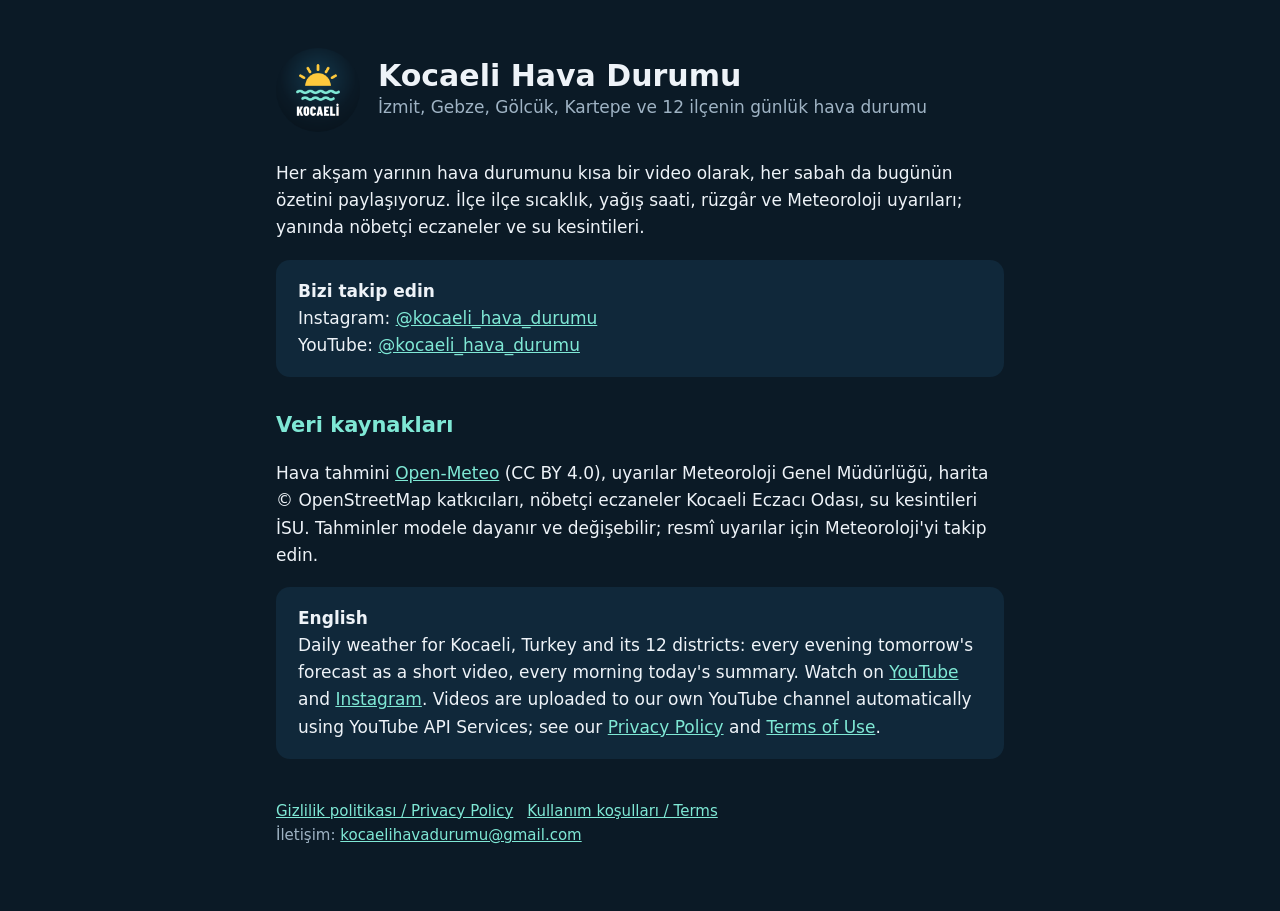
<file: index.html>
<!doctype html>
<html lang="tr">
<head>
<meta charset="utf-8">
<meta name="viewport" content="width=device-width, initial-scale=1">
<title>Kocaeli Hava Durumu</title>
<meta name="description" content="Kocaeli ve 12 ilçesinin günlük hava durumu: her akşam yarının tahmini, her sabah bugünün özeti.">
<link rel="icon" href="logo.png">
<link rel="stylesheet" href="stil.css">
</head>
<body>
<main>
  <header>
    <img src="logo.png" alt="Kocaeli Hava Durumu logosu">
    <div>
      <h1>Kocaeli Hava Durumu</h1>
      <div class="soluk">İzmit, Gebze, Gölcük, Kartepe ve 12 ilçenin günlük hava durumu</div>
    </div>
  </header>

  <p>Her akşam yarının hava durumunu kısa bir video olarak, her sabah da bugünün özetini paylaşıyoruz. İlçe ilçe sıcaklık,
    yağış saati, rüzgâr ve Meteoroloji uyarıları; yanında nöbetçi eczaneler ve su kesintileri.</p>

  <div class="kart">
    <strong>Bizi takip edin</strong><br>
    Instagram: <a href="https://www.instagram.com/kocaeli_hava_durumu/">@kocaeli_hava_durumu</a><br>
    YouTube: <a href="https://www.youtube.com/@kocaeli_hava_durumu">@kocaeli_hava_durumu</a>
  </div>

  <h2>Veri kaynakları</h2>
  <p>Hava tahmini <a href="https://open-meteo.com/">Open-Meteo</a> (CC BY 4.0), uyarılar Meteoroloji Genel Müdürlüğü,
    harita © OpenStreetMap katkıcıları, nöbetçi eczaneler Kocaeli Eczacı Odası, su kesintileri İSU. Tahminler modele
    dayanır ve değişebilir; resmî uyarılar için Meteoroloji'yi takip edin.</p>

  <div class="kart">
    <strong>English</strong><br>
    Daily weather for Kocaeli, Turkey and its 12 districts: every evening tomorrow's forecast as a short video, every morning
    today's summary. Watch on <a href="https://www.youtube.com/@kocaeli_hava_durumu">YouTube</a> and
    <a href="https://www.instagram.com/kocaeli_hava_durumu/">Instagram</a>. Videos are uploaded to our own YouTube channel
    automatically using YouTube API Services; see our <a href="gizlilik.html#en">Privacy Policy</a> and
    <a href="kosullar.html#en">Terms of Use</a>.
  </div>

  <footer>
    <a href="gizlilik.html">Gizlilik politikası / Privacy Policy</a><a href="kosullar.html">Kullanım koşulları / Terms</a><br>
    İletişim: <a href="mailto:kocaelihavadurumu@gmail.com">kocaelihavadurumu@gmail.com</a>
  </footer>
</main>
</body>
</html>
</file>
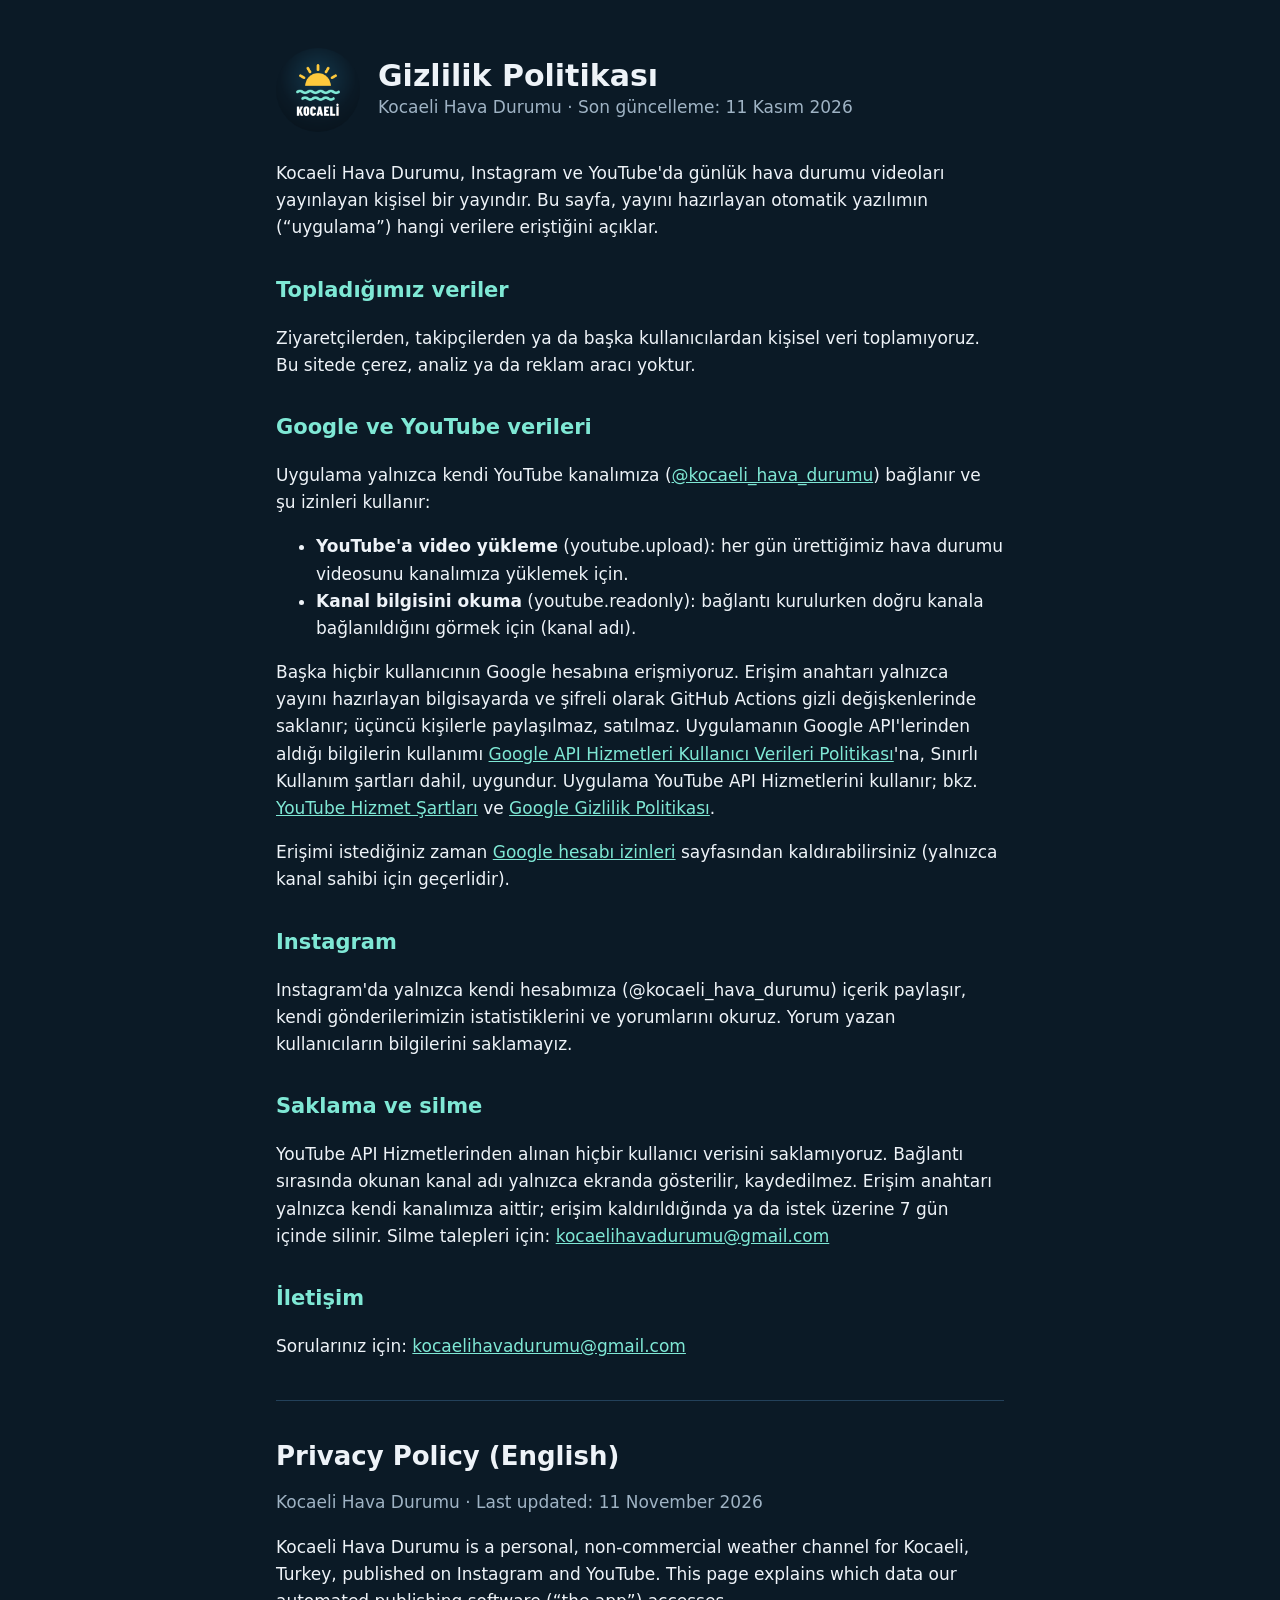
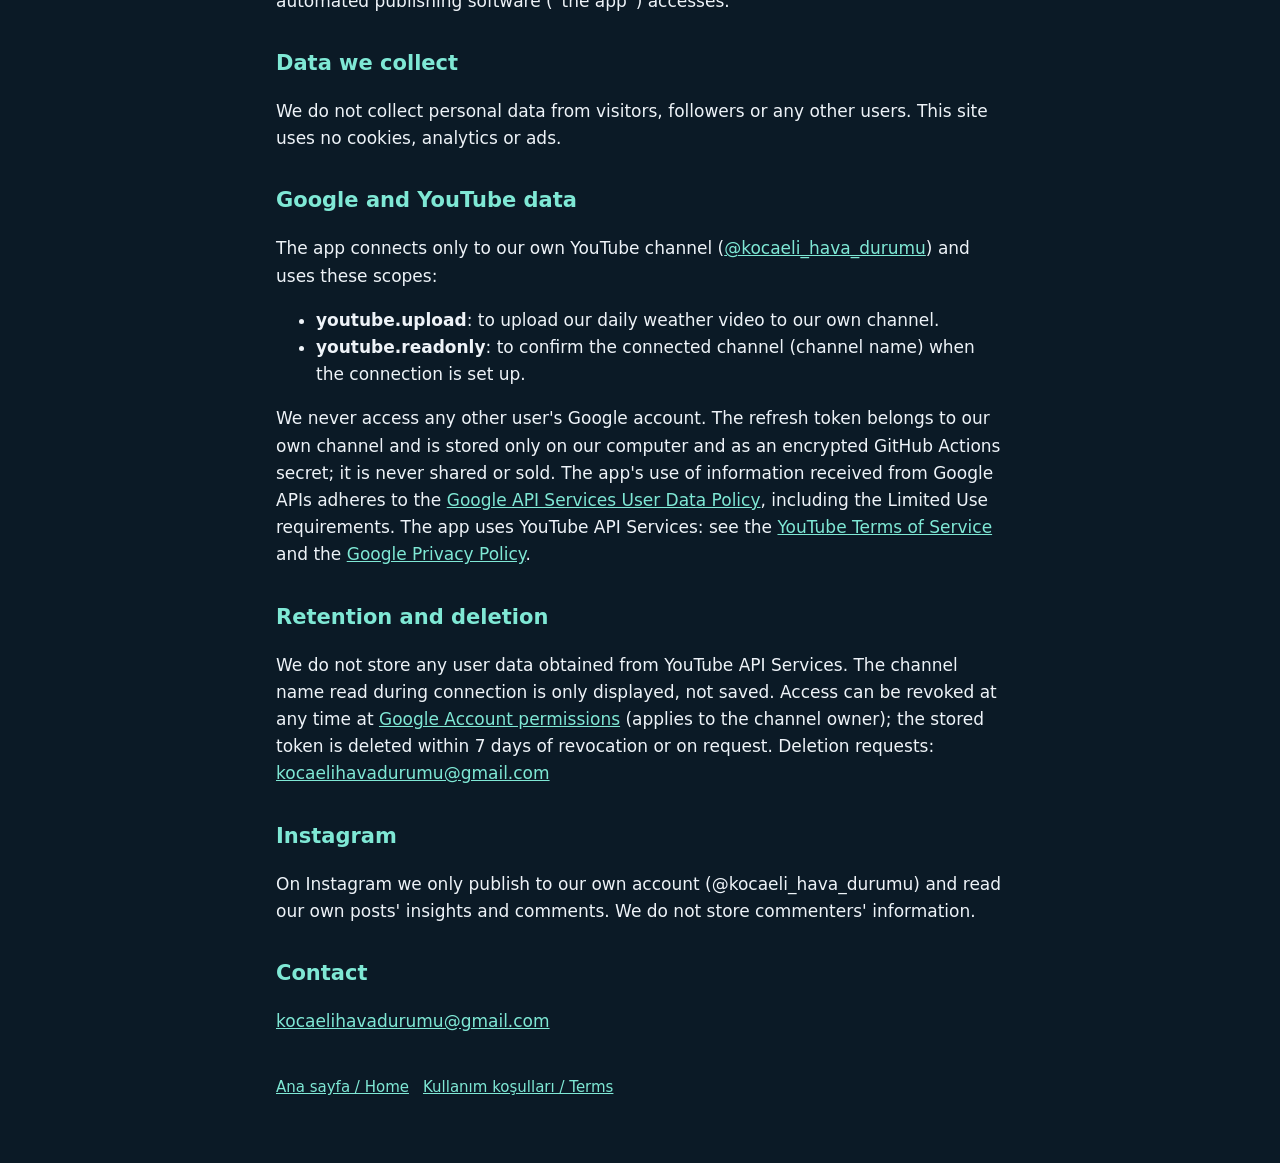
<file: gizlilik.html>
<!doctype html>
<html lang="tr">
<head>
<meta charset="utf-8">
<meta name="viewport" content="width=device-width, initial-scale=1">
<title>Gizlilik Politikası</title>
<link rel="icon" href="logo.png">
<link rel="stylesheet" href="stil.css">
</head>
<body>
<main>
  <header>
    <img src="logo.png" alt="Kocaeli Hava Durumu logosu">
    <div><h1>Gizlilik Politikası</h1><div class="soluk">Kocaeli Hava Durumu · Son güncelleme: 11 Kasım 2026</div></div>
  </header>

  <p>Kocaeli Hava Durumu, Instagram ve YouTube'da günlük hava durumu videoları yayınlayan kişisel bir yayındır. Bu sayfa,
    yayını hazırlayan otomatik yazılımın (“uygulama”) hangi verilere eriştiğini açıklar.</p>

  <h2>Topladığımız veriler</h2>
  <p>Ziyaretçilerden, takipçilerden ya da başka kullanıcılardan kişisel veri toplamıyoruz. Bu sitede çerez, analiz ya da
    reklam aracı yoktur.</p>

  <h2>Google ve YouTube verileri</h2>
  <p>Uygulama yalnızca kendi YouTube kanalımıza (<a href="https://www.youtube.com/@kocaeli_hava_durumu">@kocaeli_hava_durumu</a>)
    bağlanır ve şu izinleri kullanır:</p>
  <ul>
    <li><strong>YouTube'a video yükleme</strong> (youtube.upload): her gün ürettiğimiz hava durumu videosunu kanalımıza yüklemek için.</li>
    <li><strong>Kanal bilgisini okuma</strong> (youtube.readonly): bağlantı kurulurken doğru kanala bağlanıldığını görmek için (kanal adı).</li>
  </ul>
  <p>Başka hiçbir kullanıcının Google hesabına erişmiyoruz. Erişim anahtarı yalnızca yayını hazırlayan bilgisayarda ve
    şifreli olarak GitHub Actions gizli değişkenlerinde saklanır; üçüncü kişilerle paylaşılmaz, satılmaz. Uygulamanın Google
    API'lerinden aldığı bilgilerin kullanımı
    <a href="https://developers.google.com/terms/api-services-user-data-policy">Google API Hizmetleri Kullanıcı Verileri Politikası</a>'na,
    Sınırlı Kullanım şartları dahil, uygundur. Uygulama YouTube API Hizmetlerini kullanır; bkz.
    <a href="https://www.youtube.com/t/terms">YouTube Hizmet Şartları</a> ve
    <a href="https://policies.google.com/privacy">Google Gizlilik Politikası</a>.</p>
  <p>Erişimi istediğiniz zaman <a href="https://myaccount.google.com/permissions">Google hesabı izinleri</a> sayfasından
    kaldırabilirsiniz (yalnızca kanal sahibi için geçerlidir).</p>

  <h2>Instagram</h2>
  <p>Instagram'da yalnızca kendi hesabımıza (@kocaeli_hava_durumu) içerik paylaşır, kendi gönderilerimizin istatistiklerini ve
    yorumlarını okuruz. Yorum yazan kullanıcıların bilgilerini saklamayız.</p>

  <h2>Saklama ve silme</h2>
  <p>YouTube API Hizmetlerinden alınan hiçbir kullanıcı verisini saklamıyoruz. Bağlantı sırasında okunan kanal adı yalnızca
    ekranda gösterilir, kaydedilmez. Erişim anahtarı yalnızca kendi kanalımıza aittir; erişim kaldırıldığında ya da
    istek üzerine 7 gün içinde silinir. Silme talepleri için: <a href="mailto:kocaelihavadurumu@gmail.com">kocaelihavadurumu@gmail.com</a></p>

  <h2>İletişim</h2>
  <p>Sorularınız için: <a href="mailto:kocaelihavadurumu@gmail.com">kocaelihavadurumu@gmail.com</a></p>

  <hr style="border:0;border-top:1px solid #23415a;margin:40px 0">
  <h1 id="en" style="font-size:26px">Privacy Policy (English)</h1>
  <p class="soluk">Kocaeli Hava Durumu · Last updated: 11 November 2026</p>
  <p>Kocaeli Hava Durumu is a personal, non-commercial weather channel for Kocaeli, Turkey, published on Instagram and YouTube.
    This page explains which data our automated publishing software (“the app”) accesses.</p>
  <h2>Data we collect</h2>
  <p>We do not collect personal data from visitors, followers or any other users. This site uses no cookies, analytics or ads.</p>
  <h2>Google and YouTube data</h2>
  <p>The app connects only to our own YouTube channel (<a href="https://www.youtube.com/@kocaeli_hava_durumu">@kocaeli_hava_durumu</a>)
    and uses these scopes:</p>
  <ul>
    <li><strong>youtube.upload</strong>: to upload our daily weather video to our own channel.</li>
    <li><strong>youtube.readonly</strong>: to confirm the connected channel (channel name) when the connection is set up.</li>
  </ul>
  <p>We never access any other user's Google account. The refresh token belongs to our own channel and is stored only on our
    computer and as an encrypted GitHub Actions secret; it is never shared or sold. The app's use of information received from
    Google APIs adheres to the <a href="https://developers.google.com/terms/api-services-user-data-policy">Google API Services
    User Data Policy</a>, including the Limited Use requirements. The app uses YouTube API Services: see the
    <a href="https://www.youtube.com/t/terms">YouTube Terms of Service</a> and the
    <a href="https://policies.google.com/privacy">Google Privacy Policy</a>.</p>
  <h2>Retention and deletion</h2>
  <p>We do not store any user data obtained from YouTube API Services. The channel name read during connection is only displayed,
    not saved. Access can be revoked at any time at <a href="https://myaccount.google.com/permissions">Google Account
    permissions</a> (applies to the channel owner); the stored token is deleted within 7 days of revocation or on request.
    Deletion requests: <a href="mailto:kocaelihavadurumu@gmail.com">kocaelihavadurumu@gmail.com</a></p>
  <h2>Instagram</h2>
  <p>On Instagram we only publish to our own account (@kocaeli_hava_durumu) and read our own posts' insights and comments. We do
    not store commenters' information.</p>
  <h2>Contact</h2>
  <p><a href="mailto:kocaelihavadurumu@gmail.com">kocaelihavadurumu@gmail.com</a></p>

  <footer><a href="index.html">Ana sayfa / Home</a><a href="kosullar.html">Kullanım koşulları / Terms</a></footer>
</main>
</body>
</html>
</file>
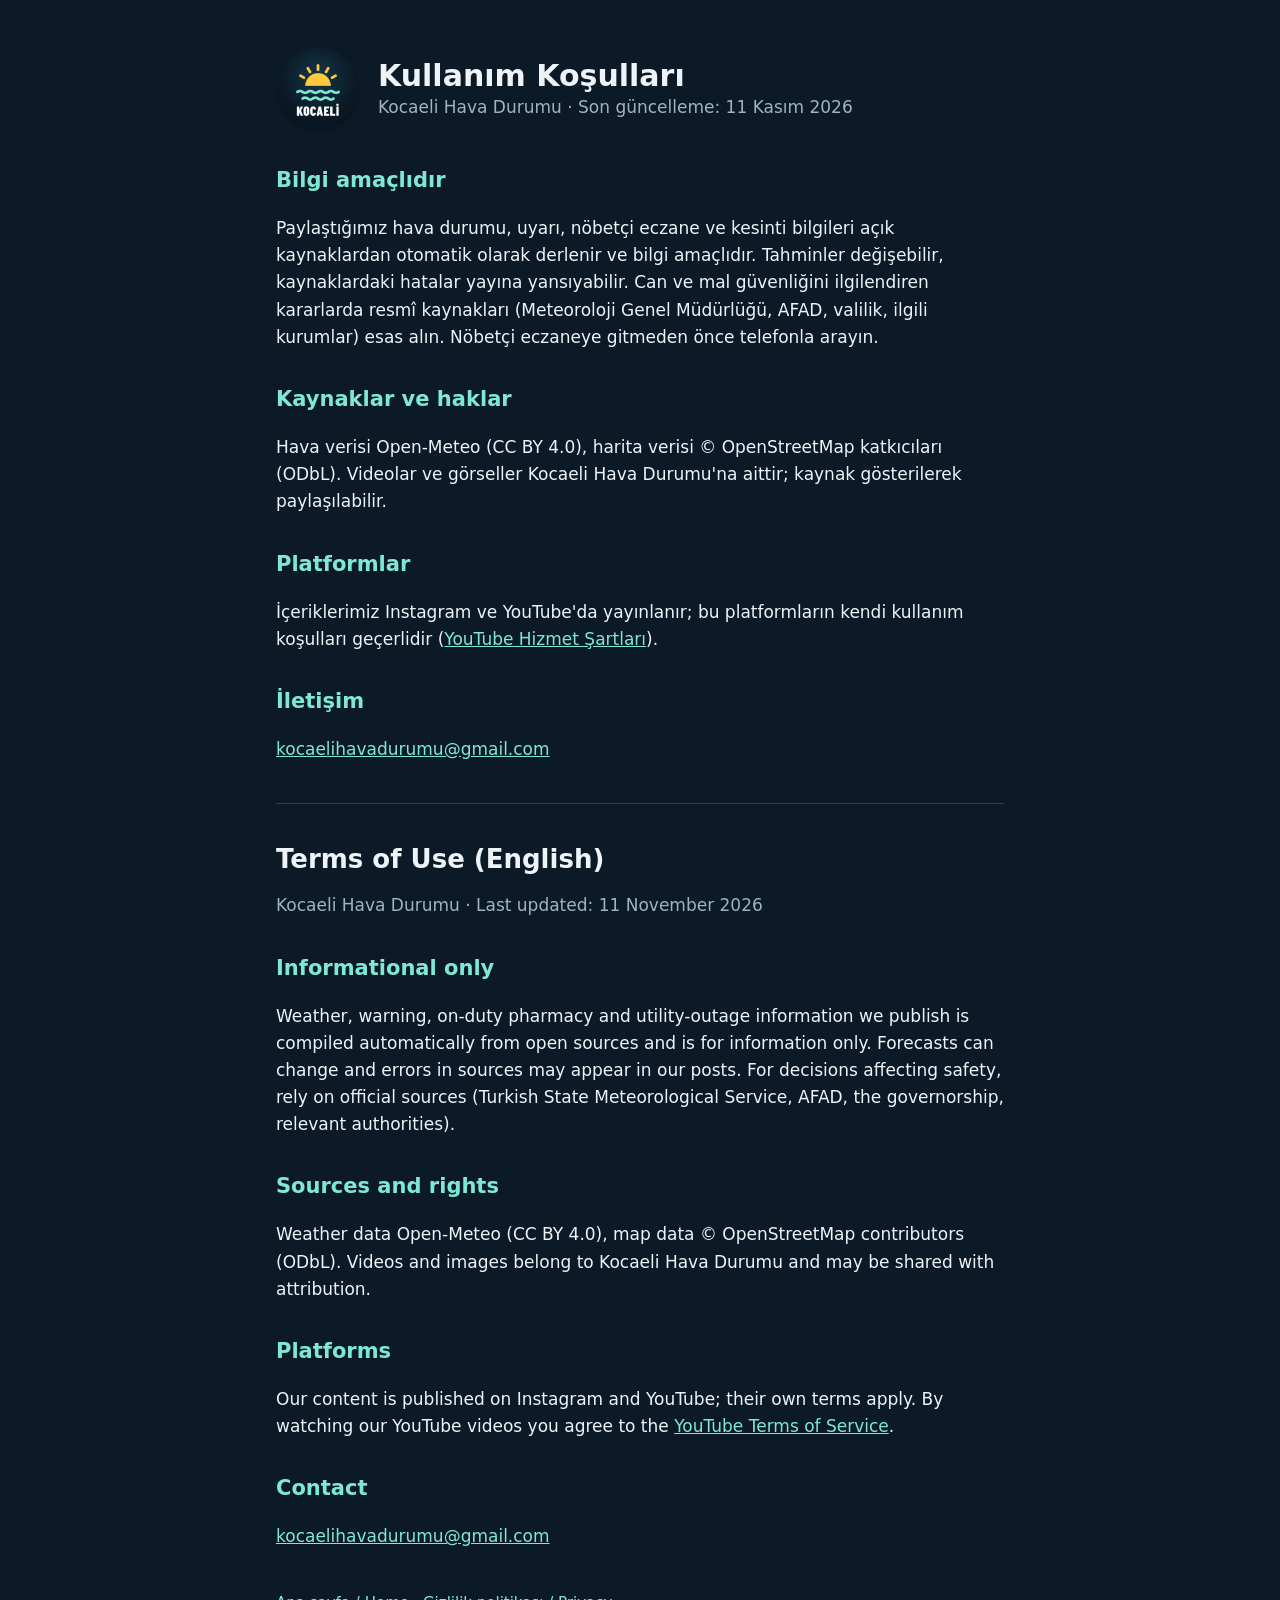
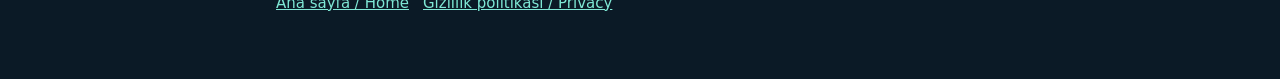
<file: kosullar.html>
<!doctype html>
<html lang="tr">
<head>
<meta charset="utf-8">
<meta name="viewport" content="width=device-width, initial-scale=1">
<title>Kullanım Koşulları</title>
<link rel="icon" href="logo.png">
<link rel="stylesheet" href="stil.css">
</head>
<body>
<main>
  <header>
    <img src="logo.png" alt="Kocaeli Hava Durumu logosu">
    <div><h1>Kullanım Koşulları</h1><div class="soluk">Kocaeli Hava Durumu · Son güncelleme: 11 Kasım 2026</div></div>
  </header>

  <h2>Bilgi amaçlıdır</h2>
  <p>Paylaştığımız hava durumu, uyarı, nöbetçi eczane ve kesinti bilgileri açık kaynaklardan otomatik olarak derlenir ve bilgi
    amaçlıdır. Tahminler değişebilir, kaynaklardaki hatalar yayına yansıyabilir. Can ve mal güvenliğini ilgilendiren
    kararlarda resmî kaynakları (Meteoroloji Genel Müdürlüğü, AFAD, valilik, ilgili kurumlar) esas alın. Nöbetçi eczaneye
    gitmeden önce telefonla arayın.</p>

  <h2>Kaynaklar ve haklar</h2>
  <p>Hava verisi Open-Meteo (CC BY 4.0), harita verisi © OpenStreetMap katkıcıları (ODbL). Videolar ve görseller Kocaeli Hava
    Durumu'na aittir; kaynak gösterilerek paylaşılabilir.</p>

  <h2>Platformlar</h2>
  <p>İçeriklerimiz Instagram ve YouTube'da yayınlanır; bu platformların kendi kullanım koşulları geçerlidir
    (<a href="https://www.youtube.com/t/terms">YouTube Hizmet Şartları</a>).</p>

  <h2>İletişim</h2>
  <p><a href="mailto:kocaelihavadurumu@gmail.com">kocaelihavadurumu@gmail.com</a></p>

  <hr style="border:0;border-top:1px solid #23415a;margin:40px 0">
  <h1 id="en" style="font-size:26px">Terms of Use (English)</h1>
  <p class="soluk">Kocaeli Hava Durumu · Last updated: 11 November 2026</p>
  <h2>Informational only</h2>
  <p>Weather, warning, on-duty pharmacy and utility-outage information we publish is compiled automatically from open sources
    and is for information only. Forecasts can change and errors in sources may appear in our posts. For decisions affecting
    safety, rely on official sources (Turkish State Meteorological Service, AFAD, the governorship, relevant authorities).</p>
  <h2>Sources and rights</h2>
  <p>Weather data Open-Meteo (CC BY 4.0), map data © OpenStreetMap contributors (ODbL). Videos and images belong to Kocaeli
    Hava Durumu and may be shared with attribution.</p>
  <h2>Platforms</h2>
  <p>Our content is published on Instagram and YouTube; their own terms apply. By watching our YouTube videos you agree to the
    <a href="https://www.youtube.com/t/terms">YouTube Terms of Service</a>.</p>
  <h2>Contact</h2>
  <p><a href="mailto:kocaelihavadurumu@gmail.com">kocaelihavadurumu@gmail.com</a></p>

  <footer><a href="index.html">Ana sayfa / Home</a><a href="gizlilik.html">Gizlilik politikası / Privacy</a></footer>
</main>
</body>
</html>
</file>
<file: stil.css>
:root { --zemin: #0b1a26; --kart: #10283a; --vurgu: #7fe8d5; --yazi: #eef3f8; --soluk: #9fb3c4; }
* { box-sizing: border-box; }
body { margin: 0; background: var(--zemin); color: var(--yazi); font: 17px/1.6 "Segoe UI", system-ui, -apple-system, sans-serif; }
main { max-width: 760px; margin: 0 auto; padding: 48px 16px 64px; }
header { display: flex; align-items: center; gap: 18px; margin-bottom: 28px; }
header img { width: 84px; height: 84px; border-radius: 50%; }
h1 { margin: 0; font-size: 30px; line-height: 1.2; }
h2 { margin-top: 32px; font-size: 21px; color: var(--vurgu); }
a { color: var(--vurgu); }
.soluk { color: var(--soluk); }
.kart { background: var(--kart); border-radius: 14px; padding: 18px 22px; margin: 18px 0; }
footer { margin-top: 40px; color: var(--soluk); font-size: 15px; }
footer a { margin-right: 14px; }
</file>
